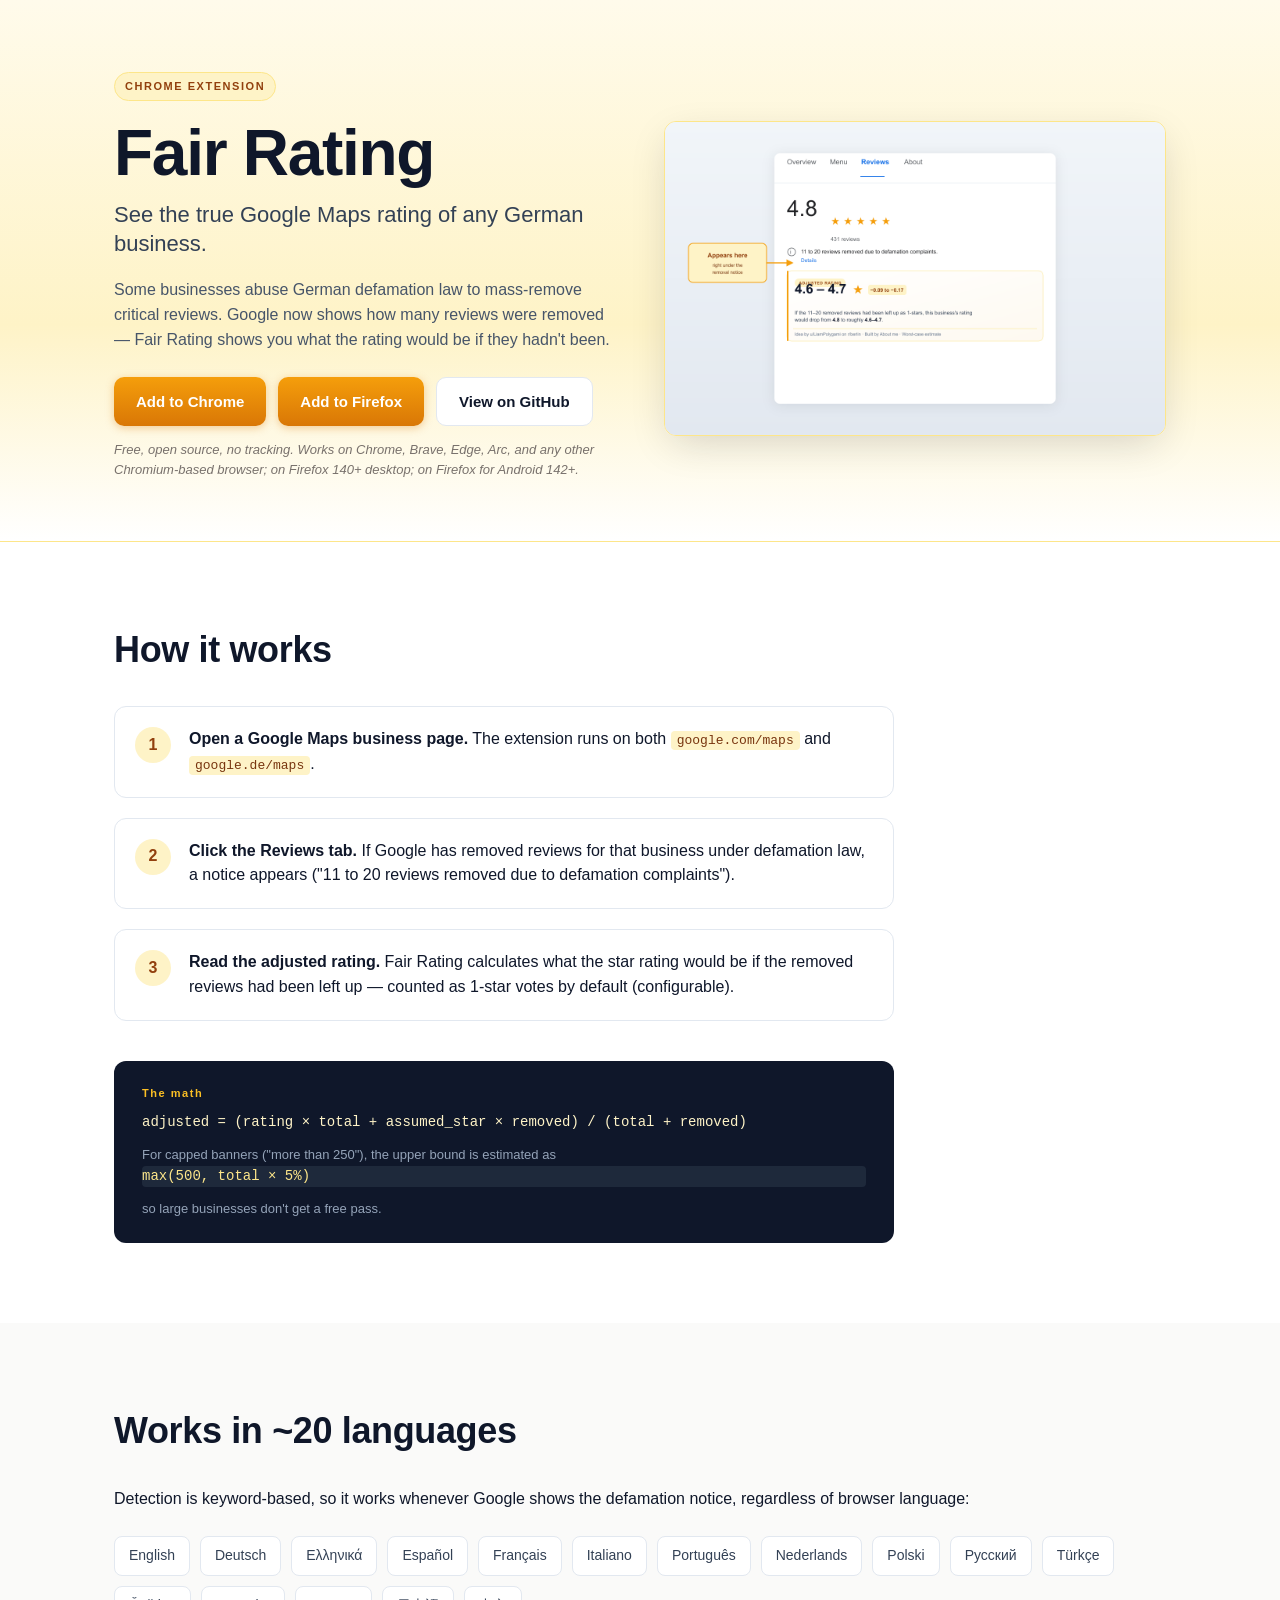
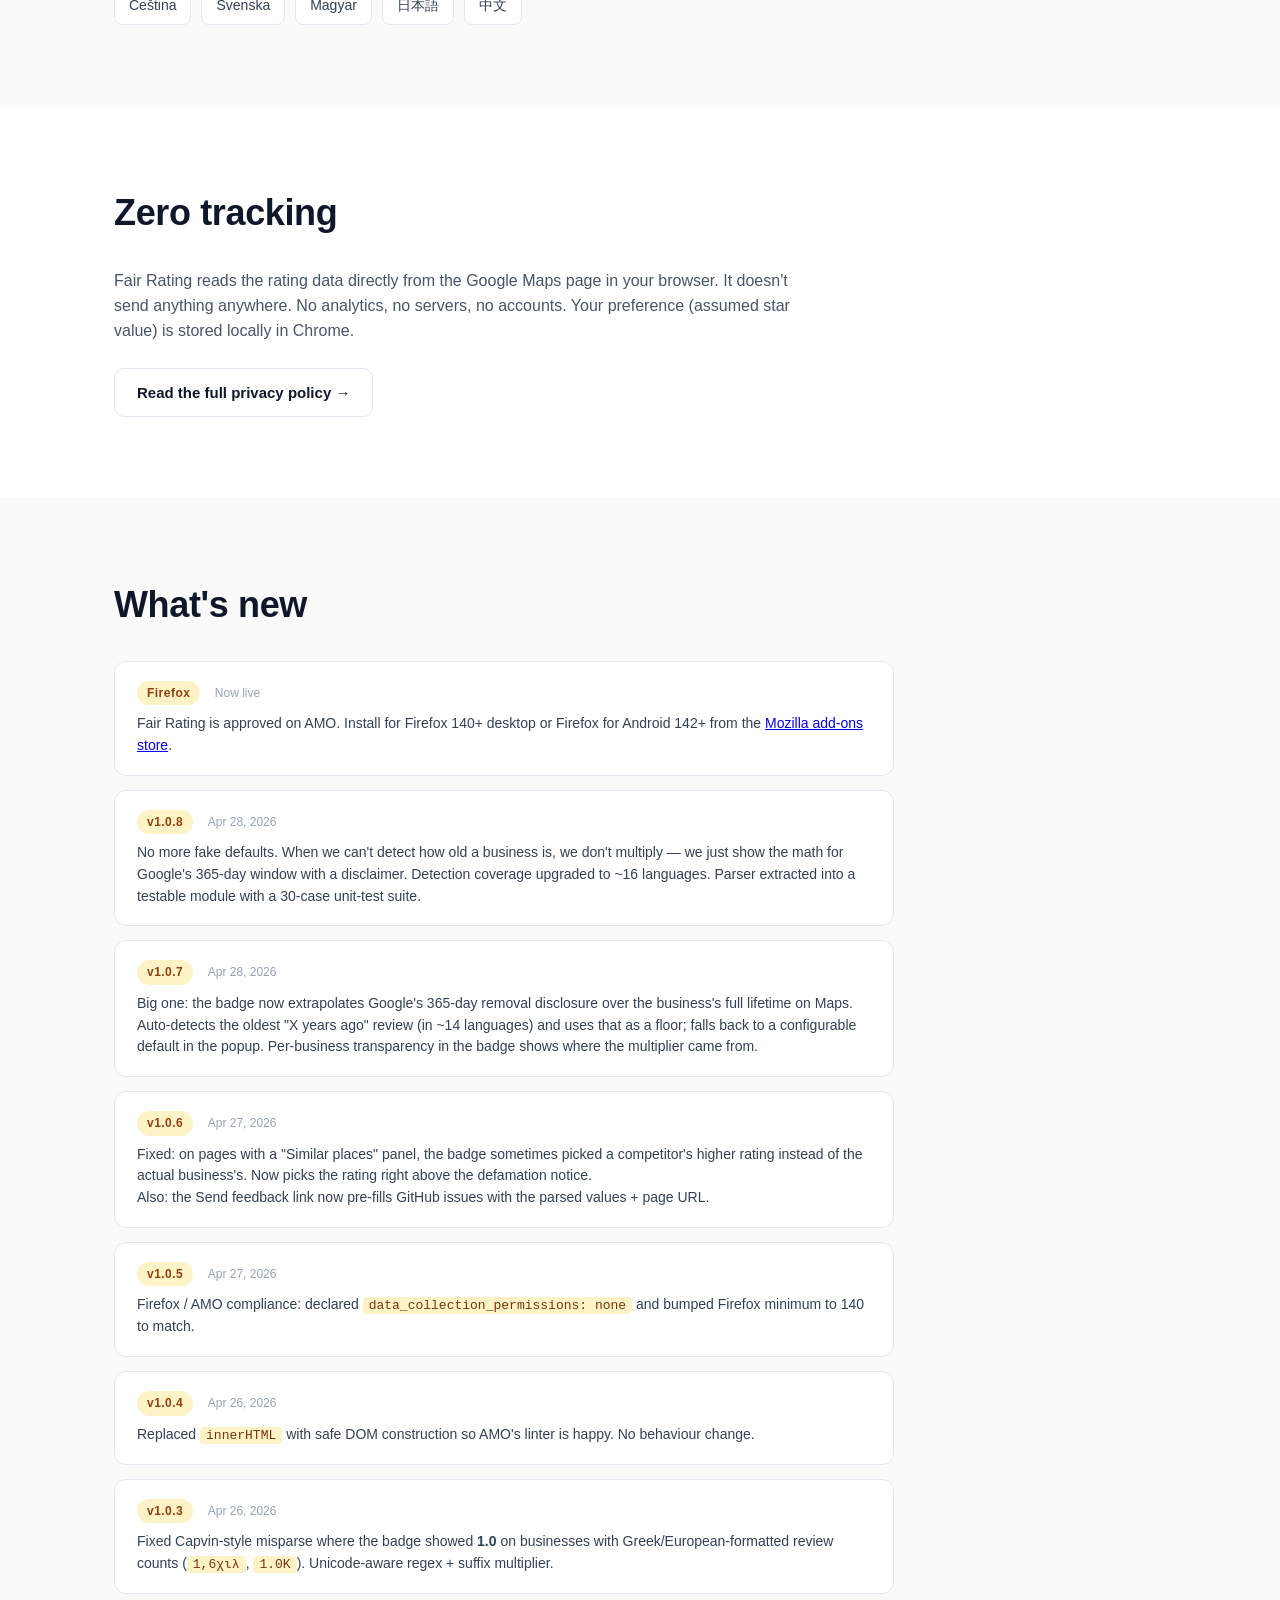
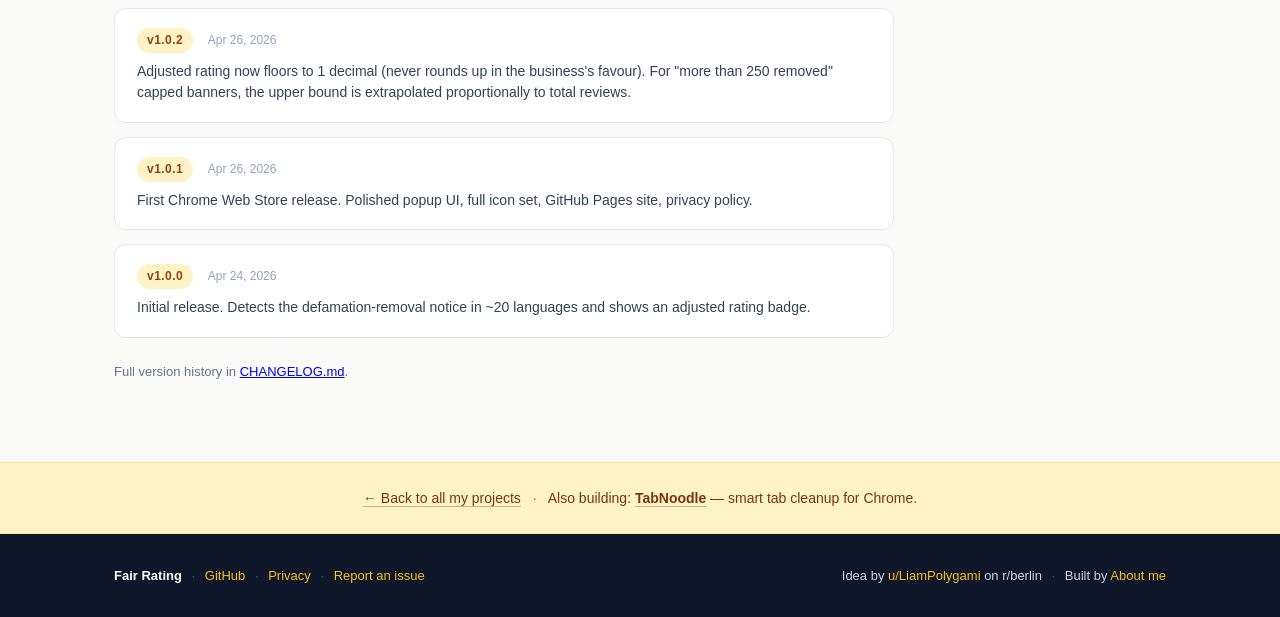
<file: docs/index.html>
<!doctype html>
<html lang="en">
  <head>
    <meta charset="utf-8" />
    <meta name="viewport" content="width=device-width, initial-scale=1" />
    <title>Fair Rating — Truer Google Maps ratings for German businesses</title>
    <meta
      name="description"
      content="A free Chrome extension that shows the adjusted Google Maps rating of German businesses after accounting for reviews removed under defamation law."
    />
    <meta property="og:title" content="Fair Rating" />
    <meta
      property="og:description"
      content="See the true Google Maps rating of any German business."
    />
    <meta property="og:image" content="assets/promo-marquee-1400x560.png" />
    <link rel="icon" href="assets/store-icon-128.png" />
    <link rel="stylesheet" href="style.css" />
  </head>
  <body>
    <header class="hero">
      <div class="wrap">
        <div class="hero-inner">
          <div class="hero-text">
            <div class="pill">CHROME EXTENSION</div>
            <h1>Fair Rating</h1>
            <p class="tagline">
              See the true Google Maps rating of any German business.
            </p>
            <p class="lead">
              Some businesses abuse German defamation law to mass-remove
              critical reviews. Google now shows how many reviews were removed
              — Fair Rating shows you what the rating would be if they
              hadn't been.
            </p>
            <div class="cta-row">
              <a class="btn btn-primary" href="https://chromewebstore.google.com/detail/fair-rating-%E2%80%94-german-revi/fpmekdnlhkcldbheplomiehpgpondgpn">Add to Chrome</a>
              <a class="btn btn-primary" href="https://addons.mozilla.org/firefox/addon/fair-rating-german-reviews/">Add to Firefox</a>
              <a class="btn btn-ghost" href="https://github.com/Ennui92/fair-rating-extension">View on GitHub</a>
            </div>
            <p class="soon">
              Free, open source, no tracking. Works on Chrome, Brave, Edge, Arc, and any other Chromium-based browser; on Firefox 140+ desktop; on Firefox for Android 142+.
            </p>
          </div>
          <div class="hero-img">
            <img src="assets/screenshot-1280x800.png" alt="Fair Rating badge on Google Maps showing adjusted rating" />
          </div>
        </div>
      </div>
    </header>

    <section class="how">
      <div class="wrap">
        <h2>How it works</h2>
        <ol class="steps">
          <li>
            <div class="step-num">1</div>
            <div>
              <strong>Open a Google Maps business page.</strong> The extension
              runs on both <code>google.com/maps</code> and
              <code>google.de/maps</code>.
            </div>
          </li>
          <li>
            <div class="step-num">2</div>
            <div>
              <strong>Click the Reviews tab.</strong> If Google has removed
              reviews for that business under defamation law, a notice appears
              ("11 to 20 reviews removed due to defamation complaints").
            </div>
          </li>
          <li>
            <div class="step-num">3</div>
            <div>
              <strong>Read the adjusted rating.</strong> Fair Rating calculates
              what the star rating would be if the removed reviews had been
              left up — counted as 1-star votes by default (configurable).
            </div>
          </li>
        </ol>
        <div class="formula">
          <div class="formula-label">The math</div>
          <code>adjusted = (rating × total + assumed_star × removed) / (total + removed)</code>
          <p class="formula-note">
            For capped banners ("more than 250"), the upper bound is estimated
            as <code>max(500, total × 5%)</code> so large businesses don't get
            a free pass.
          </p>
        </div>
      </div>
    </section>

    <section class="langs">
      <div class="wrap">
        <h2>Works in ~20 languages</h2>
        <p>
          Detection is keyword-based, so it works whenever Google shows the
          defamation notice, regardless of browser language:
        </p>
        <div class="lang-grid">
          <span>English</span>
          <span>Deutsch</span>
          <span>Ελληνικά</span>
          <span>Español</span>
          <span>Français</span>
          <span>Italiano</span>
          <span>Português</span>
          <span>Nederlands</span>
          <span>Polski</span>
          <span>Русский</span>
          <span>Türkçe</span>
          <span>Čeština</span>
          <span>Svenska</span>
          <span>Magyar</span>
          <span>日本語</span>
          <span>中文</span>
        </div>
      </div>
    </section>

    <section class="privacy-teaser">
      <div class="wrap">
        <h2>Zero tracking</h2>
        <p>
          Fair Rating reads the rating data directly from the Google Maps page
          in your browser. It doesn't send anything anywhere. No analytics,
          no servers, no accounts. Your preference (assumed star value) is
          stored locally in Chrome.
        </p>
        <a class="btn btn-ghost" href="privacy.html">Read the full privacy policy →</a>
      </div>
    </section>

    <section class="changelog">
      <div class="wrap">
        <h2>What's new</h2>
        <ul class="cl-list">
          <li>
            <span class="cl-ver">Firefox</span>
            <span class="cl-date">Now live</span>
            <p>
              Fair Rating is approved on AMO. Install for Firefox 140+ desktop or Firefox for Android 142+ from the
              <a href="https://addons.mozilla.org/firefox/addon/fair-rating-german-reviews/">Mozilla add-ons store</a>.
            </p>
          </li>
          <li>
            <span class="cl-ver">v1.0.8</span>
            <span class="cl-date">Apr 28, 2026</span>
            <p>
              No more fake defaults. When we can't detect how old a business is, we don't multiply — we just show the math for Google's 365-day window with a disclaimer. Detection coverage upgraded to ~16 languages. Parser extracted into a testable module with a 30-case unit-test suite.
            </p>
          </li>
          <li>
            <span class="cl-ver">v1.0.7</span>
            <span class="cl-date">Apr 28, 2026</span>
            <p>
              Big one: the badge now extrapolates Google's 365-day removal disclosure over the business's full lifetime on Maps. Auto-detects the oldest "X years ago" review (in ~14 languages) and uses that as a floor; falls back to a configurable default in the popup. Per-business transparency in the badge shows where the multiplier came from.
            </p>
          </li>
          <li>
            <span class="cl-ver">v1.0.6</span>
            <span class="cl-date">Apr 27, 2026</span>
            <p>
              Fixed: on pages with a "Similar places" panel, the badge sometimes picked a competitor's higher rating instead of the actual business's. Now picks the rating right above the defamation notice.
              <br />Also: the Send feedback link now pre-fills GitHub issues with the parsed values + page URL.
            </p>
          </li>
          <li>
            <span class="cl-ver">v1.0.5</span>
            <span class="cl-date">Apr 27, 2026</span>
            <p>Firefox / AMO compliance: declared <code>data_collection_permissions: none</code> and bumped Firefox minimum to 140 to match.</p>
          </li>
          <li>
            <span class="cl-ver">v1.0.4</span>
            <span class="cl-date">Apr 26, 2026</span>
            <p>Replaced <code>innerHTML</code> with safe DOM construction so AMO's linter is happy. No behaviour change.</p>
          </li>
          <li>
            <span class="cl-ver">v1.0.3</span>
            <span class="cl-date">Apr 26, 2026</span>
            <p>Fixed Capvin-style misparse where the badge showed <strong>1.0</strong> on businesses with Greek/European-formatted review counts (<code>1,6χιλ</code>, <code>1.0K</code>). Unicode-aware regex + suffix multiplier.</p>
          </li>
          <li>
            <span class="cl-ver">v1.0.2</span>
            <span class="cl-date">Apr 26, 2026</span>
            <p>Adjusted rating now floors to 1 decimal (never rounds up in the business's favour). For "more than 250 removed" capped banners, the upper bound is extrapolated proportionally to total reviews.</p>
          </li>
          <li>
            <span class="cl-ver">v1.0.1</span>
            <span class="cl-date">Apr 26, 2026</span>
            <p>First Chrome Web Store release. Polished popup UI, full icon set, GitHub Pages site, privacy policy.</p>
          </li>
          <li>
            <span class="cl-ver">v1.0.0</span>
            <span class="cl-date">Apr 24, 2026</span>
            <p>Initial release. Detects the defamation-removal notice in ~20 languages and shows an adjusted rating badge.</p>
          </li>
        </ul>
        <p class="cl-foot">
          Full version history in <a href="https://github.com/Ennui92/fair-rating-extension/blob/main/CHANGELOG.md">CHANGELOG.md</a>.
        </p>
      </div>
    </section>

    <section class="more-projects">
      <div class="wrap">
        <p>
          <a href="https://ennui92.github.io/ermis-dev/">&larr; Back to all my projects</a>
          <span class="dot">&middot;</span>
          Also building:
          <a href="https://ennui92.github.io/tabnoodle-site/"><strong>TabNoodle</strong></a>
          &mdash; smart tab cleanup for Chrome.
        </p>
      </div>
    </section>

    <footer class="site-footer">
      <div class="wrap">
        <div class="foot-row">
          <div>
            <strong>Fair Rating</strong>
            <span class="dot">·</span>
            <a href="https://github.com/Ennui92/fair-rating-extension">GitHub</a>
            <span class="dot">·</span>
            <a href="privacy.html">Privacy</a>
            <span class="dot">·</span>
            <a href="https://github.com/Ennui92/fair-rating-extension/issues">Report an issue</a>
          </div>
          <div class="credits">
            Idea by
            <a href="https://www.reddit.com/user/LiamPolygami/">u/LiamPolygami</a>
            on r/berlin
            <span class="dot">·</span>
            Built by
            <a href="https://ennui92.github.io/ermis-dev/">About me</a>
          </div>
        </div>
      </div>
    </footer>
  </body>
</html>
</file>
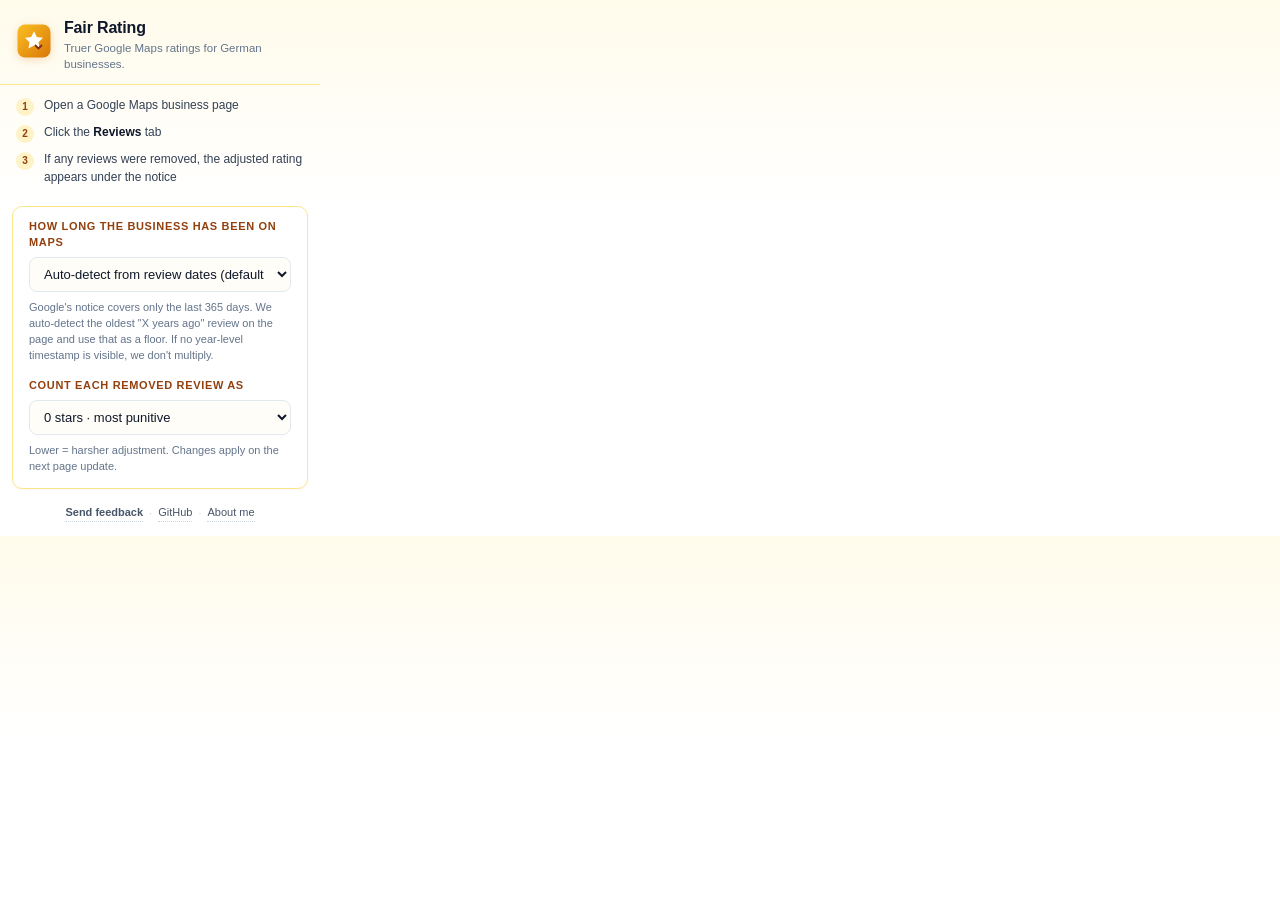
<file: popup.html>
<!doctype html>
<html>
  <head>
    <meta charset="utf-8" />
    <title>Fair Rating</title>
    <link rel="stylesheet" href="popup.css" />
  </head>
  <body>
    <header class="hdr">
      <div class="hdr-icon" aria-hidden="true">
        <svg viewBox="0 0 48 48" width="36" height="36">
          <defs>
            <linearGradient id="g" x1="0" y1="0" x2="1" y2="1">
              <stop offset="0%" stop-color="#fbbf24" />
              <stop offset="100%" stop-color="#d97706" />
            </linearGradient>
          </defs>
          <rect x="2" y="2" width="44" height="44" rx="10" fill="url(#g)" />
          <path
            d="M24 11l3.71 7.52 8.29 1.2-6 5.85 1.42 8.27L24 29.94l-7.42 3.9L18 25.57l-6-5.85 8.29-1.2L24 11z"
            fill="#fff"
          />
          <path
            d="M34 30l-4 4-4-4"
            stroke="#7c2d12"
            stroke-width="2.4"
            stroke-linecap="round"
            stroke-linejoin="round"
            fill="none"
          />
        </svg>
      </div>
      <div class="hdr-text">
        <h1>Fair Rating</h1>
        <p>Truer Google Maps ratings for German businesses.</p>
      </div>
    </header>

    <section class="where">
      <div class="where-step">
        <span class="where-num">1</span>
        <span>Open a Google Maps business page</span>
      </div>
      <div class="where-step">
        <span class="where-num">2</span>
        <span>Click the <b>Reviews</b> tab</span>
      </div>
      <div class="where-step">
        <span class="where-num">3</span>
        <span>If any reviews were removed, the adjusted rating appears under the notice</span>
      </div>
    </section>

    <section class="settings">
      <label class="settings-label" for="removalYears">
        How long the business has been on Maps
      </label>
      <select id="removalYears" class="settings-select">
        <option value="0">Auto-detect from review dates (default)</option>
        <option value="1">No extrapolation (last 365 days only)</option>
        <option value="2">Force 2 years</option>
        <option value="3">Force 3 years</option>
        <option value="5">Force 5 years</option>
        <option value="10">Force 10 years</option>
      </select>
      <p class="settings-hint">
        Google's notice covers only the last 365 days. We auto-detect the
        oldest "X years ago" review on the page and use that as a floor.
        If no year-level timestamp is visible, we don't multiply.
      </p>

      <label class="settings-label" for="assumedStar" style="margin-top:14px">
        Count each removed review as
      </label>
      <select id="assumedStar" class="settings-select">
        <option value="0">0 stars · most punitive</option>
        <option value="1">1 star · worst case on Google's scale</option>
        <option value="2">2 stars</option>
        <option value="3">3 stars · neutral</option>
      </select>
      <p class="settings-hint">
        Lower = harsher adjustment. Changes apply on the next page update.
      </p>
    </section>

    <footer class="ftr">
      <a
        href="https://github.com/Ennui92/fair-rating-extension/issues/new?title=Feedback&body=Where%20you%20saw%20this%20%28business%20name%20or%20URL%29%3A%0A%0AWhat%20happened%3A%0A%0AScreenshot%20%28optional%29%3A"
        target="_blank"
        rel="noopener noreferrer"
        ><strong>Send feedback</strong></a
      >
      <span class="ftr-dot">·</span>
      <a
        href="https://github.com/Ennui92/fair-rating-extension"
        target="_blank"
        rel="noopener noreferrer"
        >GitHub</a
      >
      <span class="ftr-dot">·</span>
      <a
        href="https://ennui92.github.io/ermis-dev/"
        target="_blank"
        rel="noopener noreferrer"
        >About me</a
      >
    </footer>
    <script src="popup.js"></script>
  </body>
</html>
</file>
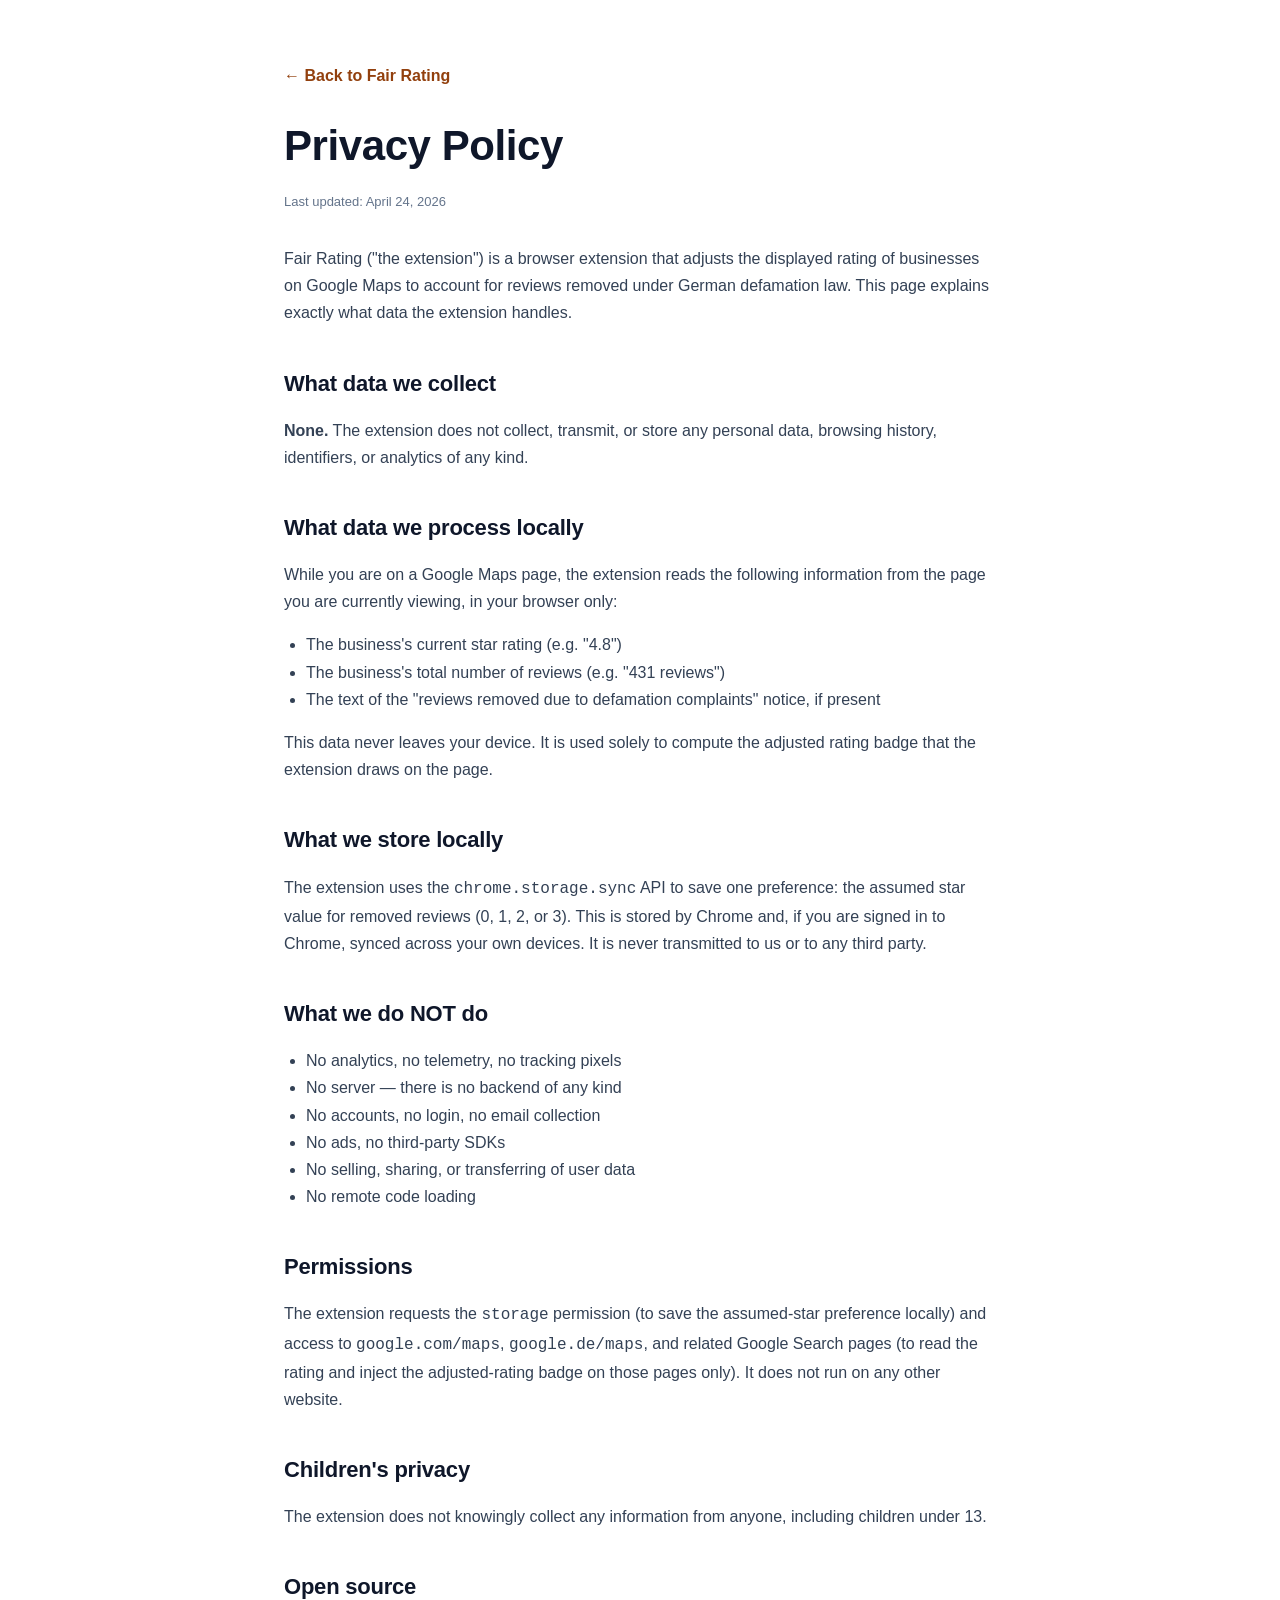
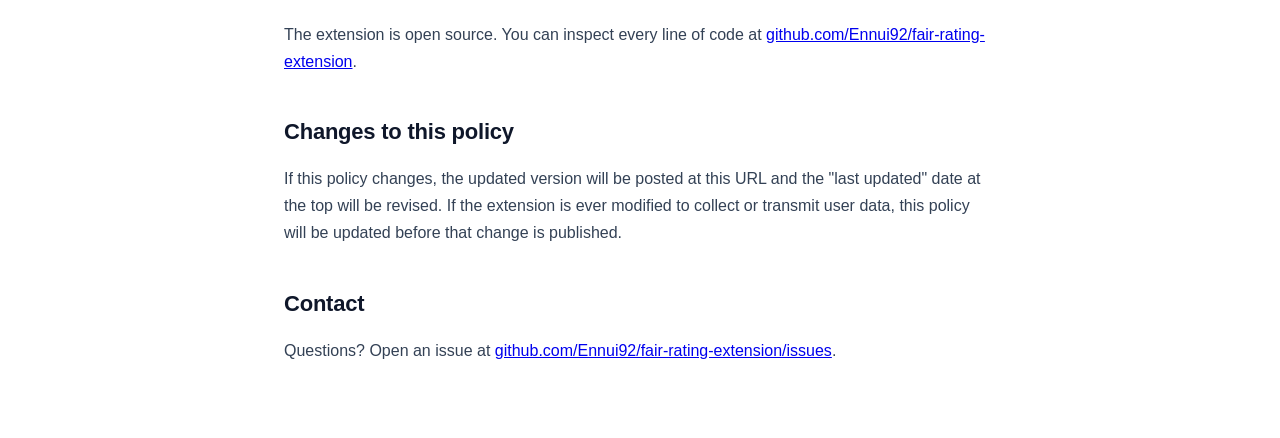
<file: docs/privacy.html>
<!doctype html>
<html lang="en">
  <head>
    <meta charset="utf-8" />
    <meta name="viewport" content="width=device-width, initial-scale=1" />
    <title>Privacy Policy — Fair Rating</title>
    <meta
      name="description"
      content="Privacy policy for the Fair Rating Chrome extension."
    />
    <link rel="icon" href="assets/store-icon-128.png" />
    <link rel="stylesheet" href="style.css" />
    <style>
      .privacy-doc {
        max-width: 760px;
        margin: 0 auto;
        padding: 64px 24px;
      }
      .privacy-doc h1 {
        font-size: 42px;
        font-weight: 800;
        margin: 0 0 8px;
        letter-spacing: -0.01em;
      }
      .privacy-doc h2 {
        font-size: 22px;
        margin: 40px 0 12px;
      }
      .privacy-doc p,
      .privacy-doc li {
        color: #334155;
        line-height: 1.7;
      }
      .privacy-doc ul {
        padding-left: 22px;
      }
      .privacy-doc .updated {
        font-size: 13px;
        color: #64748b;
        margin-bottom: 32px;
      }
      .backlink {
        display: inline-block;
        margin-bottom: 24px;
        color: #92400e;
        text-decoration: none;
        font-weight: 600;
      }
      .backlink:hover {
        text-decoration: underline;
      }
    </style>
  </head>
  <body>
    <main class="privacy-doc">
      <a class="backlink" href="index.html">← Back to Fair Rating</a>
      <h1>Privacy Policy</h1>
      <p class="updated">Last updated: April 24, 2026</p>

      <p>
        Fair Rating ("the extension") is a browser extension that adjusts the
        displayed rating of businesses on Google Maps to account for reviews
        removed under German defamation law. This page explains exactly what
        data the extension handles.
      </p>

      <h2>What data we collect</h2>
      <p><strong>None.</strong> The extension does not collect, transmit, or store any personal data, browsing history, identifiers, or analytics of any kind.</p>

      <h2>What data we process locally</h2>
      <p>While you are on a Google Maps page, the extension reads the following information from the page you are currently viewing, in your browser only:</p>
      <ul>
        <li>The business's current star rating (e.g. "4.8")</li>
        <li>The business's total number of reviews (e.g. "431 reviews")</li>
        <li>The text of the "reviews removed due to defamation complaints" notice, if present</li>
      </ul>
      <p>This data never leaves your device. It is used solely to compute the adjusted rating badge that the extension draws on the page.</p>

      <h2>What we store locally</h2>
      <p>The extension uses the <code>chrome.storage.sync</code> API to save one preference: the assumed star value for removed reviews (0, 1, 2, or 3). This is stored by Chrome and, if you are signed in to Chrome, synced across your own devices. It is never transmitted to us or to any third party.</p>

      <h2>What we do NOT do</h2>
      <ul>
        <li>No analytics, no telemetry, no tracking pixels</li>
        <li>No server — there is no backend of any kind</li>
        <li>No accounts, no login, no email collection</li>
        <li>No ads, no third-party SDKs</li>
        <li>No selling, sharing, or transferring of user data</li>
        <li>No remote code loading</li>
      </ul>

      <h2>Permissions</h2>
      <p>The extension requests the <code>storage</code> permission (to save the assumed-star preference locally) and access to <code>google.com/maps</code>, <code>google.de/maps</code>, and related Google Search pages (to read the rating and inject the adjusted-rating badge on those pages only). It does not run on any other website.</p>

      <h2>Children's privacy</h2>
      <p>The extension does not knowingly collect any information from anyone, including children under 13.</p>

      <h2>Open source</h2>
      <p>The extension is open source. You can inspect every line of code at <a href="https://github.com/Ennui92/fair-rating-extension">github.com/Ennui92/fair-rating-extension</a>.</p>

      <h2>Changes to this policy</h2>
      <p>If this policy changes, the updated version will be posted at this URL and the "last updated" date at the top will be revised. If the extension is ever modified to collect or transmit user data, this policy will be updated before that change is published.</p>

      <h2>Contact</h2>
      <p>Questions? Open an issue at <a href="https://github.com/Ennui92/fair-rating-extension/issues">github.com/Ennui92/fair-rating-extension/issues</a>.</p>
    </main>
  </body>
</html>
</file>
<file: docs/style.css>
* {
  box-sizing: border-box;
}

html,
body {
  margin: 0;
  padding: 0;
}

body {
  font-family: "Inter", "Google Sans", Roboto, -apple-system, BlinkMacSystemFont,
    "Segoe UI", Arial, sans-serif;
  color: #0f172a;
  line-height: 1.55;
  font-size: 16px;
  background: #ffffff;
}

.wrap {
  max-width: 1100px;
  margin: 0 auto;
  padding: 0 24px;
}

/* Hero */
.hero {
  background: linear-gradient(180deg, #fffbeb 0%, #fef3c7 60%, #ffffff 100%);
  padding: 72px 0 48px;
  border-bottom: 1px solid #fde68a;
}

.hero-inner {
  display: grid;
  grid-template-columns: 1fr 1fr;
  gap: 48px;
  align-items: center;
}

@media (max-width: 860px) {
  .hero-inner {
    grid-template-columns: 1fr;
  }
}

.pill {
  display: inline-block;
  font-size: 11px;
  font-weight: 700;
  letter-spacing: 0.14em;
  color: #92400e;
  background: #fef3c7;
  padding: 5px 10px;
  border-radius: 999px;
  margin-bottom: 20px;
  border: 1px solid #fde68a;
}

.hero h1 {
  font-size: 64px;
  line-height: 1;
  margin: 0 0 16px;
  font-weight: 800;
  letter-spacing: -0.02em;
  color: #0f172a;
}

.hero .tagline {
  font-size: 22px;
  line-height: 1.3;
  color: #334155;
  font-weight: 500;
  margin: 0 0 20px;
}

.hero .lead {
  font-size: 16px;
  color: #475569;
  margin: 0 0 24px;
  max-width: 540px;
}

.cta-row {
  display: flex;
  gap: 12px;
  margin-bottom: 14px;
  flex-wrap: wrap;
}

.btn {
  display: inline-flex;
  align-items: center;
  padding: 12px 22px;
  border-radius: 10px;
  font-weight: 600;
  font-size: 15px;
  text-decoration: none;
  transition: transform 0.12s ease, box-shadow 0.12s ease, background 0.12s ease;
}

.btn-primary {
  background: linear-gradient(180deg, #f59e0b 0%, #d97706 100%);
  color: #ffffff;
  box-shadow: 0 2px 8px rgba(217, 119, 6, 0.35);
}

.btn-primary:hover {
  transform: translateY(-1px);
  box-shadow: 0 4px 14px rgba(217, 119, 6, 0.45);
}

.btn-ghost {
  background: #ffffff;
  color: #0f172a;
  border: 1px solid #e2e8f0;
}

.btn-ghost:hover {
  border-color: #cbd5e1;
  background: #f8fafc;
}

.soon {
  font-size: 13px;
  color: #78716c;
  font-style: italic;
}

.hero-img img {
  width: 100%;
  border-radius: 12px;
  box-shadow: 0 12px 40px -8px rgba(15, 23, 42, 0.18);
  border: 1px solid #fde68a;
}

/* Sections */
section {
  padding: 80px 0;
}

section:nth-of-type(even) {
  background: #fafaf9;
}

h2 {
  font-size: 36px;
  font-weight: 800;
  color: #0f172a;
  margin: 0 0 28px;
  letter-spacing: -0.01em;
}

.how .steps {
  list-style: none;
  padding: 0;
  margin: 0 0 40px;
  display: grid;
  gap: 20px;
  max-width: 780px;
}

.how .steps li {
  display: flex;
  gap: 18px;
  align-items: flex-start;
  padding: 20px;
  border-radius: 12px;
  background: #ffffff;
  border: 1px solid #e2e8f0;
}

.step-num {
  flex: 0 0 36px;
  width: 36px;
  height: 36px;
  display: inline-flex;
  align-items: center;
  justify-content: center;
  font-weight: 700;
  color: #92400e;
  background: #fef3c7;
  border-radius: 50%;
  font-size: 16px;
}

.how code {
  background: #fef3c7;
  padding: 2px 6px;
  border-radius: 4px;
  font-size: 13px;
  color: #78350f;
}

.formula {
  background: #0f172a;
  color: #f1f5f9;
  padding: 24px 28px;
  border-radius: 12px;
  max-width: 780px;
}

.formula-label {
  font-size: 11px;
  font-weight: 700;
  letter-spacing: 0.14em;
  color: #fbbf24;
  margin-bottom: 10px;
}

.formula code {
  display: block;
  background: transparent;
  color: #fef3c7;
  font-size: 14px;
  padding: 0;
  margin-bottom: 12px;
}

.formula-note {
  font-size: 13px;
  color: #94a3b8;
  margin: 0;
}

.formula-note code {
  background: #1e293b;
  color: #fde68a;
}

.lang-grid {
  display: flex;
  flex-wrap: wrap;
  gap: 10px;
  margin-top: 24px;
}

.lang-grid span {
  padding: 8px 14px;
  background: #ffffff;
  border: 1px solid #e2e8f0;
  border-radius: 8px;
  font-weight: 500;
  font-size: 14px;
  color: #334155;
}

.privacy-teaser p {
  max-width: 680px;
  color: #475569;
  margin-bottom: 24px;
}

/* Changelog */
.changelog .cl-list {
  list-style: none;
  padding: 0;
  margin: 0 0 24px;
  max-width: 780px;
  display: grid;
  gap: 14px;
}

.changelog .cl-list li {
  background: #ffffff;
  border: 1px solid #e2e8f0;
  border-radius: 12px;
  padding: 18px 22px;
  position: relative;
}

.changelog .cl-ver {
  display: inline-block;
  background: #fef3c7;
  color: #92400e;
  font-weight: 700;
  font-size: 12px;
  padding: 3px 10px;
  border-radius: 999px;
  letter-spacing: 0.04em;
  margin-right: 10px;
}

.changelog .cl-date {
  font-size: 12px;
  color: #94a3b8;
  font-weight: 500;
}

.changelog .cl-list p {
  margin: 8px 0 0;
  color: #334155;
  font-size: 14px;
  line-height: 1.55;
}

.changelog code {
  background: #fef3c7;
  color: #78350f;
  padding: 1px 6px;
  border-radius: 4px;
  font-size: 13px;
}

.cl-foot {
  font-size: 13px;
  color: #64748b;
  margin: 0;
}

.site-footer {
  padding: 32px 0;
  background: #0f172a;
  color: #cbd5e1;
  font-size: 13px;
}

.site-footer a {
  color: #fbbf24;
  text-decoration: none;
}

.site-footer a:hover {
  text-decoration: underline;
}

.site-footer strong {
  color: #ffffff;
}

.foot-row {
  display: flex;
  justify-content: space-between;
  gap: 24px;
  flex-wrap: wrap;
}

.dot {
  color: #475569;
  margin: 0 6px;
}

/* More projects banner (between content and footer) */
.more-projects {
  padding: 24px 0;
  background: #fef3c7;
  border-top: 1px solid #fde68a;
  border-bottom: 1px solid #fde68a;
  text-align: center;
}

.more-projects p {
  margin: 0;
  font-size: 14px;
  color: #78350f;
  line-height: 1.6;
}

.more-projects a {
  color: #78350f;
  text-decoration: underline;
  text-decoration-color: rgba(120, 53, 15, 0.35);
  text-underline-offset: 3px;
}

.more-projects a:hover {
  text-decoration-color: rgba(120, 53, 15, 0.9);
}

.more-projects .dot {
  color: #b45309;
  margin: 0 8px;
}
</file>
<file: popup.css>
* {
  box-sizing: border-box;
}

html,
body {
  margin: 0;
  padding: 0;
}

body {
  width: 320px;
  font-family: "Google Sans", Roboto, -apple-system, BlinkMacSystemFont, "Segoe UI", Arial, sans-serif;
  color: #0f172a;
  background: linear-gradient(180deg, #fffbeb 0%, #ffffff 38%);
  font-size: 13px;
  line-height: 1.45;
}

/* Header */
.hdr {
  display: flex;
  align-items: center;
  gap: 12px;
  padding: 16px 16px 12px;
  border-bottom: 1px solid #fde68a;
}

.hdr-icon {
  flex: 0 0 auto;
  filter: drop-shadow(0 2px 4px rgba(217, 119, 6, 0.25));
}

.hdr-text h1 {
  margin: 0 0 2px;
  font-size: 16px;
  font-weight: 700;
  letter-spacing: -0.01em;
  color: #0f172a;
}

.hdr-text p {
  margin: 0;
  font-size: 11.5px;
  color: #64748b;
  line-height: 1.35;
}

/* Where-it-shows steps */
.where {
  padding: 12px 16px 4px;
}

.where-step {
  display: flex;
  align-items: flex-start;
  gap: 10px;
  margin-bottom: 8px;
  font-size: 12px;
  color: #334155;
}

.where-step b {
  color: #0f172a;
  font-weight: 600;
}

.where-num {
  flex: 0 0 18px;
  width: 18px;
  height: 18px;
  display: inline-flex;
  align-items: center;
  justify-content: center;
  font-size: 10px;
  font-weight: 700;
  color: #92400e;
  background: #fef3c7;
  border-radius: 50%;
  margin-top: 1px;
}

/* Settings */
.settings {
  padding: 12px 16px 14px;
  margin: 8px 12px 4px;
  background: #ffffff;
  border: 1px solid #fde68a;
  border-radius: 10px;
  box-shadow: 0 1px 2px rgba(15, 23, 42, 0.03);
}

.settings-label {
  display: block;
  font-size: 11px;
  font-weight: 700;
  letter-spacing: 0.06em;
  text-transform: uppercase;
  color: #92400e;
  margin-bottom: 6px;
}

.settings-select {
  width: 100%;
  padding: 8px 10px;
  font-size: 13px;
  font-family: inherit;
  color: #0f172a;
  background: #fffdf7;
  border: 1px solid #e2e8f0;
  border-radius: 8px;
  cursor: pointer;
  transition: border-color 0.15s ease, box-shadow 0.15s ease;
}

.settings-select:hover {
  border-color: #fbbf24;
}

.settings-select:focus {
  outline: none;
  border-color: #f59e0b;
  box-shadow: 0 0 0 3px rgba(245, 158, 11, 0.15);
}

.settings-hint {
  margin: 8px 0 0;
  font-size: 11px;
  color: #64748b;
}

/* Footer */
.ftr {
  display: flex;
  justify-content: center;
  align-items: center;
  gap: 6px;
  padding: 12px 16px 14px;
  font-size: 11px;
  color: #64748b;
}

.ftr a {
  color: #475569;
  text-decoration: none;
  border-bottom: 1px dotted #cbd5e1;
}

.ftr a:hover {
  color: #0f172a;
  border-bottom-color: #475569;
}

.ftr-dot {
  color: #cbd5e1;
}
</file>
